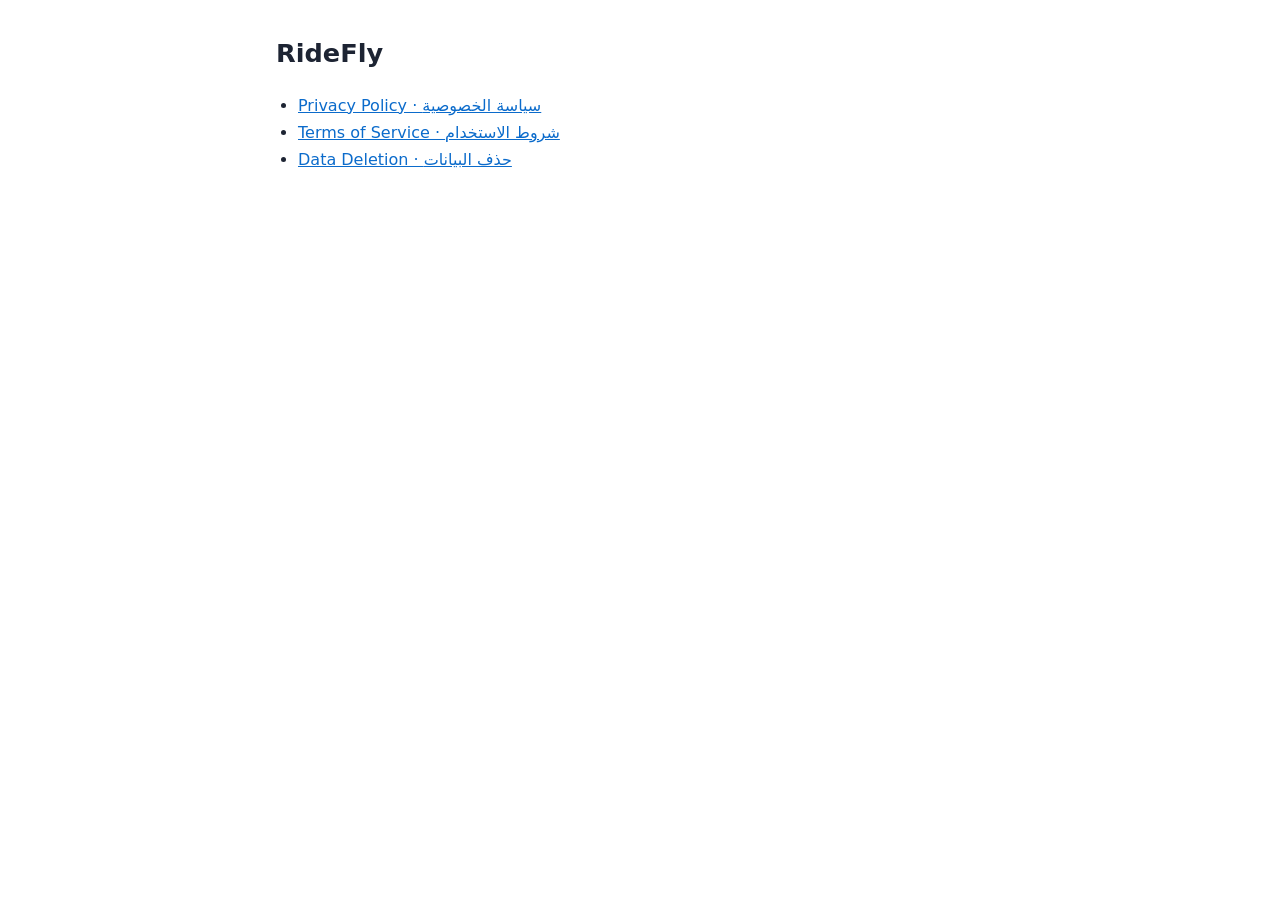
<file: index.html>
<!doctype html>
<html lang="en"><head><meta charset="utf-8"><meta name="viewport" content="width=device-width,initial-scale=1">
<title>RideFly</title><link rel="stylesheet" href="style.css"></head>
<body><main><h1>RideFly</h1><ul><li><a href="privacy">Privacy Policy · سياسة الخصوصية</a></li><li><a href="terms">Terms of Service · شروط الاستخدام</a></li><li><a href="data-deletion">Data Deletion · حذف البيانات</a></li></ul></main></body></html>
</file>
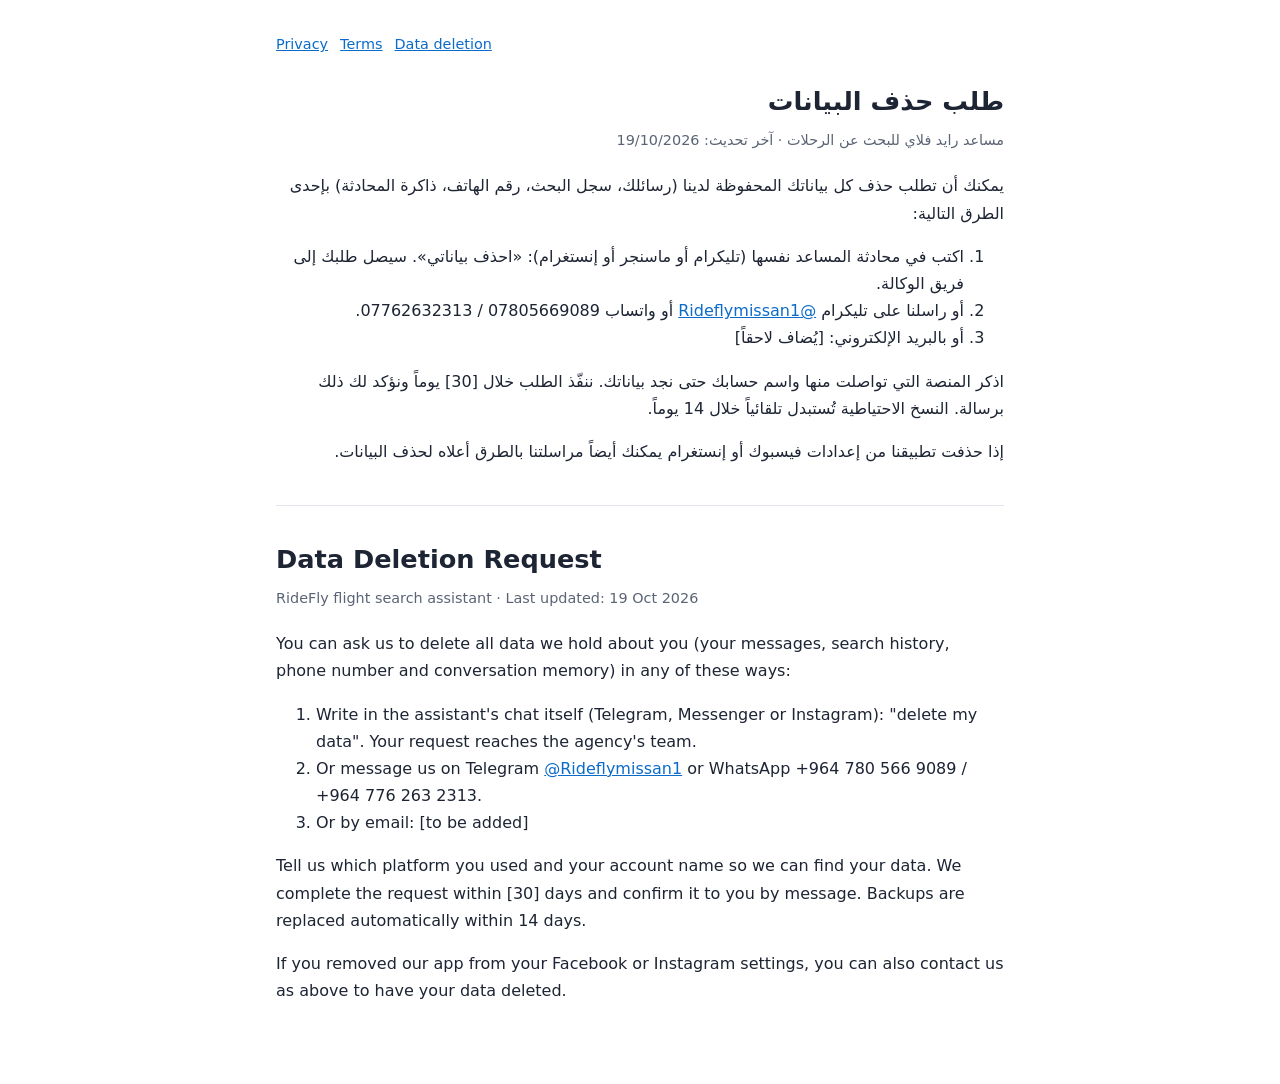
<file: data-deletion.html>
<!doctype html>
<html lang="ar">
<head>
<meta charset="utf-8"><meta name="viewport" content="width=device-width,initial-scale=1">
<title>حذف البيانات · Data Deletion · RideFly</title>
<link rel="stylesheet" href="style.css">
</head>
<body><main>
<nav><a href="privacy">Privacy</a><a href="terms">Terms</a><a href="data-deletion">Data deletion</a></nav>

<section dir="rtl" lang="ar">
<h1>طلب حذف البيانات</h1>
<p class="meta">مساعد رايد فلاي للبحث عن الرحلات · آخر تحديث: 19/10/2026</p>
<p>يمكنك أن تطلب حذف كل بياناتك المحفوظة لدينا (رسائلك، سجل البحث، رقم الهاتف، ذاكرة المحادثة) بإحدى الطرق التالية:</p>
<ol>
<li>اكتب في محادثة المساعد نفسها (تليكرام أو ماسنجر أو إنستغرام): «احذف بياناتي». سيصل طلبك إلى فريق الوكالة.</li>
<li>أو راسلنا على تليكرام <a href="https://t.me/Rideflymissan1">@Rideflymissan1</a> أو واتساب 07805669089 / 07762632313.</li>
<li>أو بالبريد الإلكتروني: [يُضاف لاحقاً]</li>
</ol>
<p>اذكر المنصة التي تواصلت منها واسم حسابك حتى نجد بياناتك. ننفّذ الطلب خلال [30] يوماً ونؤكد لك ذلك برسالة. النسخ الاحتياطية تُستبدل تلقائياً خلال 14 يوماً.</p>
<p>إذا حذفت تطبيقنا من إعدادات فيسبوك أو إنستغرام يمكنك أيضاً مراسلتنا بالطرق أعلاه لحذف البيانات.</p>
</section>

<section dir="ltr" lang="en">
<h1>Data Deletion Request</h1>
<p class="meta">RideFly flight search assistant · Last updated: 19 Oct 2026</p>
<p>You can ask us to delete all data we hold about you (your messages, search history, phone number and conversation memory) in any of these ways:</p>
<ol>
<li>Write in the assistant's chat itself (Telegram, Messenger or Instagram): "delete my data". Your request reaches the agency's team.</li>
<li>Or message us on Telegram <a href="https://t.me/Rideflymissan1">@Rideflymissan1</a> or WhatsApp +964 780 566 9089 / +964 776 263 2313.</li>
<li>Or by email: [to be added]</li>
</ol>
<p>Tell us which platform you used and your account name so we can find your data. We complete the request within [30] days and confirm it to you by message. Backups are replaced automatically within 14 days.</p>
<p>If you removed our app from your Facebook or Instagram settings, you can also contact us as above to have your data deleted.</p>
</section>
</main></body></html>
</file>
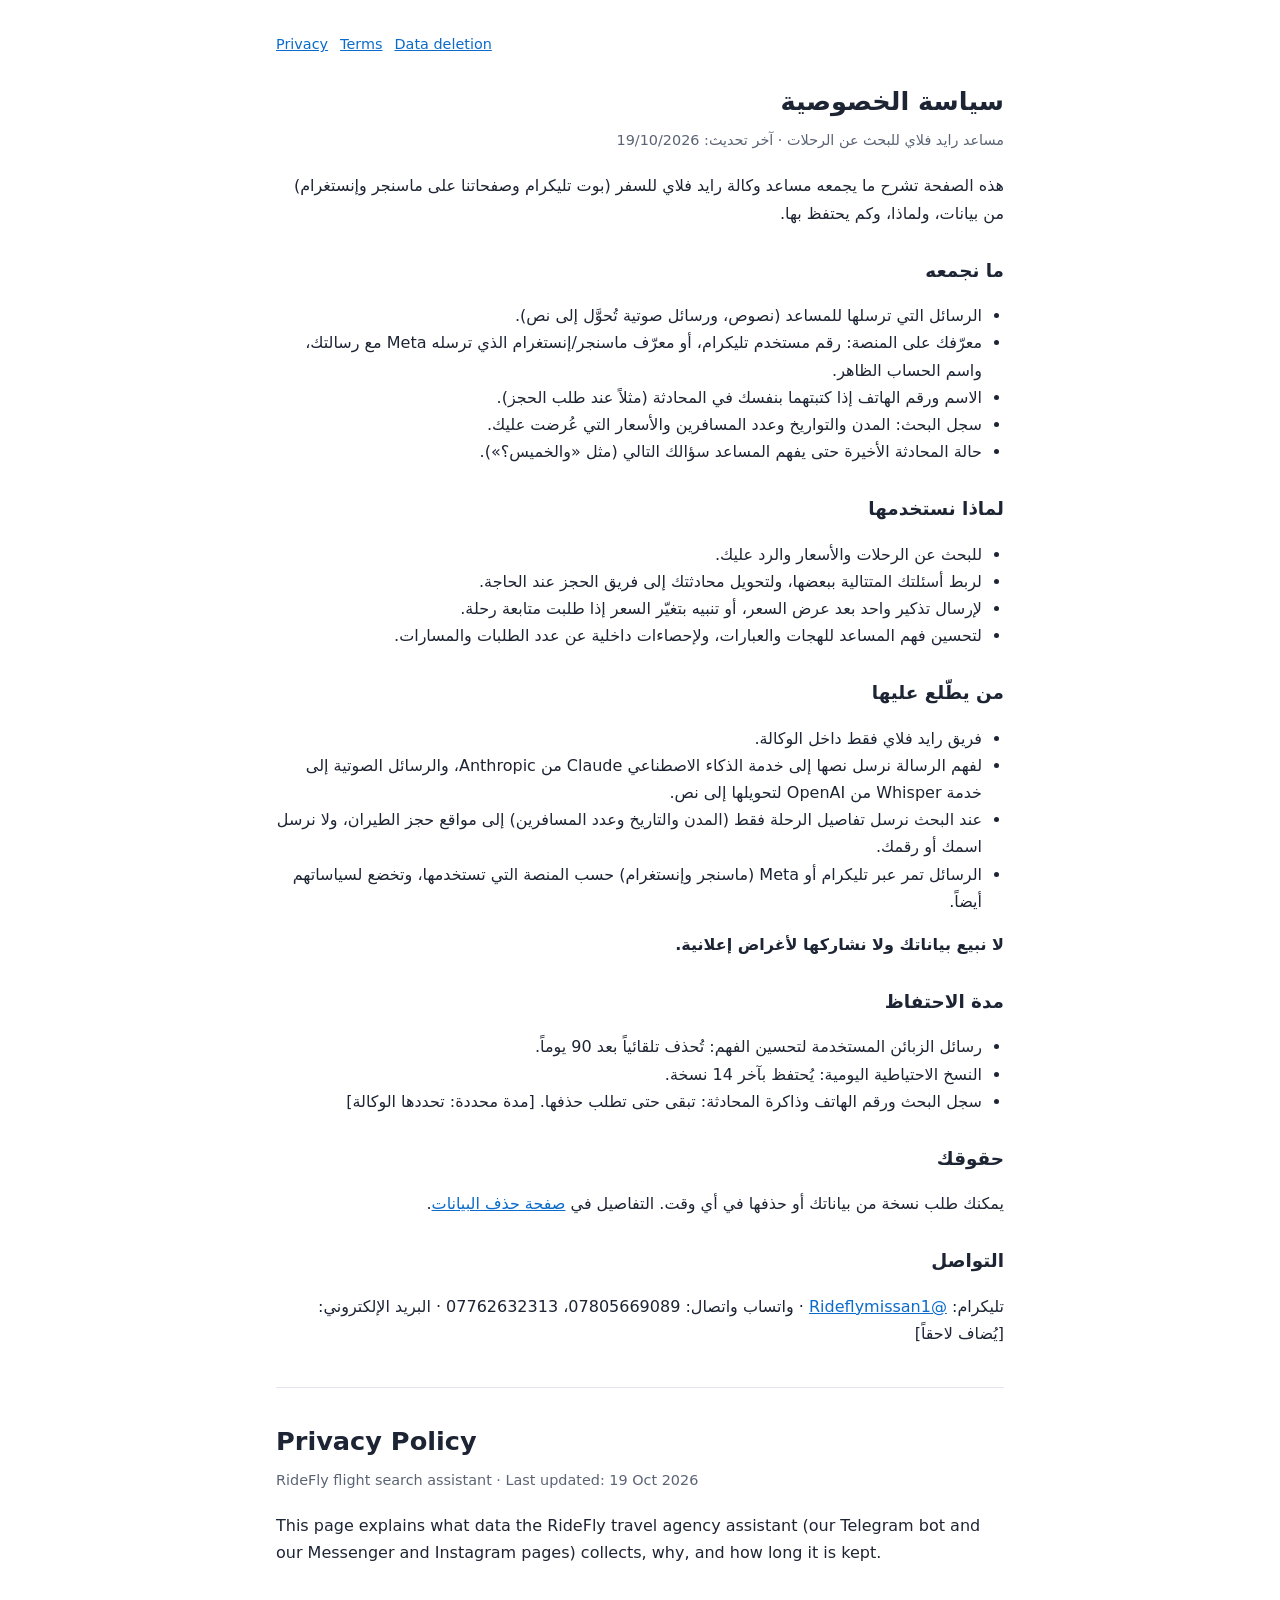
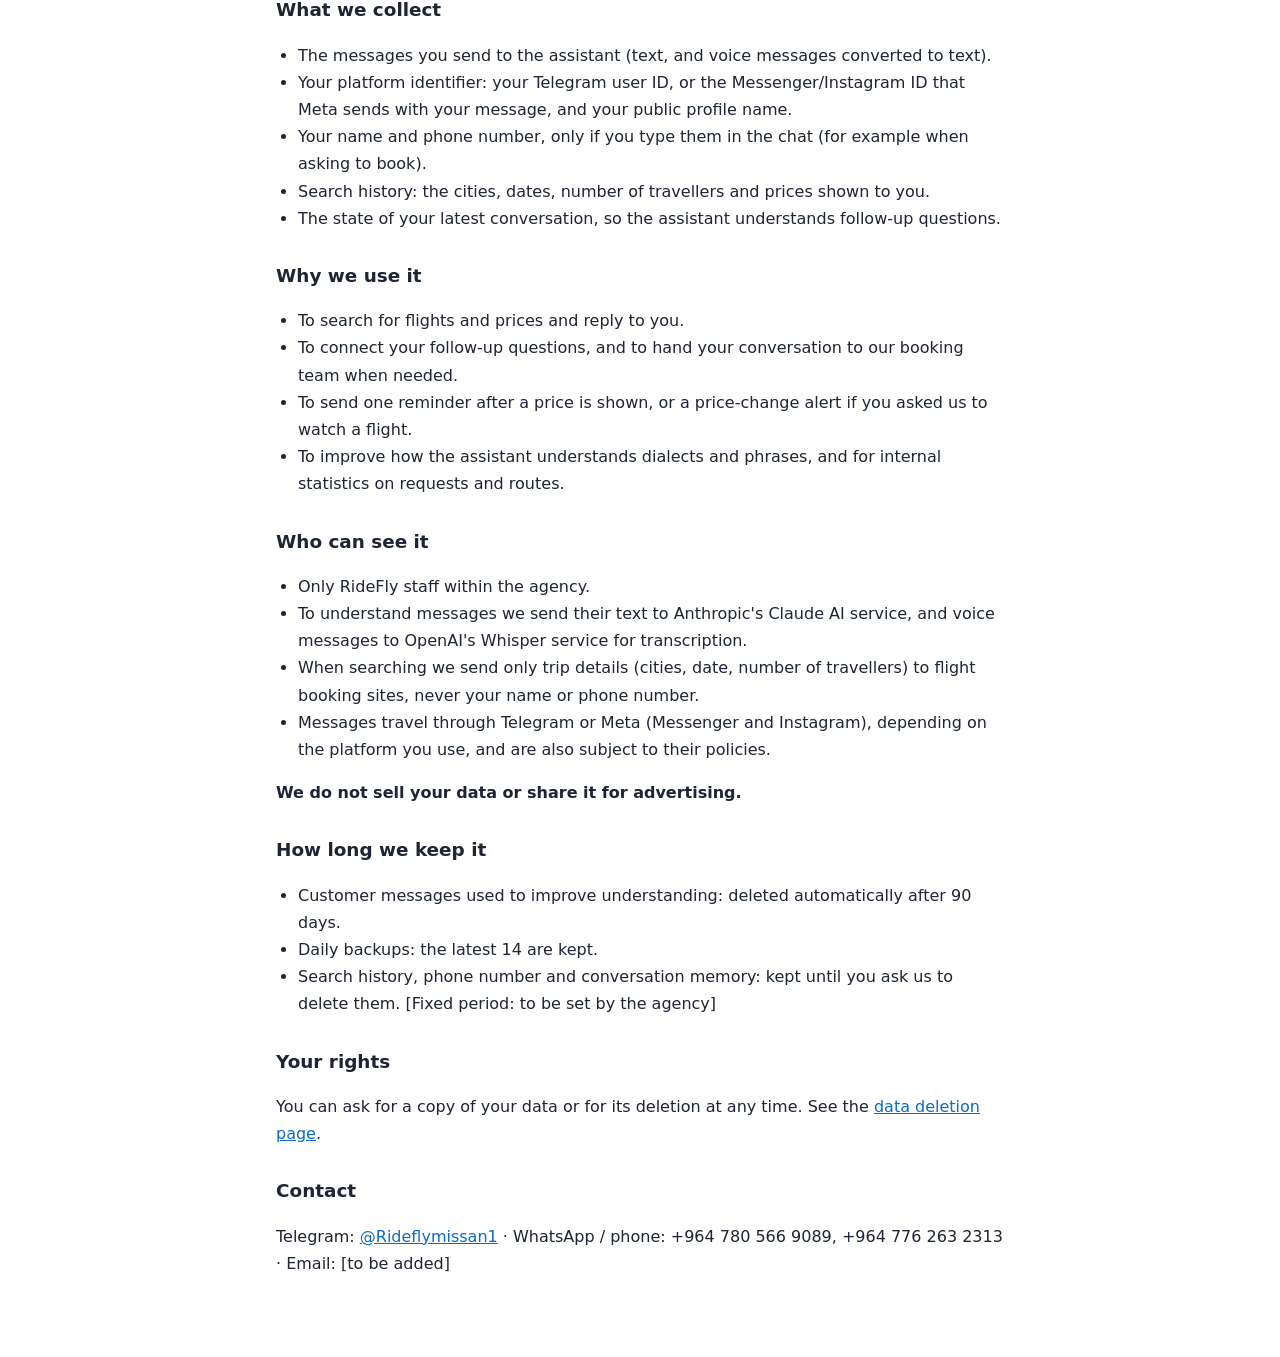
<file: privacy.html>
<!doctype html>
<html lang="ar">
<head>
<meta charset="utf-8"><meta name="viewport" content="width=device-width,initial-scale=1">
<title>سياسة الخصوصية · Privacy Policy · RideFly</title>
<link rel="stylesheet" href="style.css">
</head>
<body><main>
<nav><a href="privacy">Privacy</a><a href="terms">Terms</a><a href="data-deletion">Data deletion</a></nav>

<section dir="rtl" lang="ar">
<h1>سياسة الخصوصية</h1>
<p class="meta">مساعد رايد فلاي للبحث عن الرحلات · آخر تحديث: 19/10/2026</p>
<p>هذه الصفحة تشرح ما يجمعه مساعد وكالة رايد فلاي للسفر (بوت تليكرام وصفحاتنا على ماسنجر وإنستغرام) من بيانات، ولماذا، وكم يحتفظ بها.</p>

<h2>ما نجمعه</h2>
<ul>
<li>الرسائل التي ترسلها للمساعد (نصوص، ورسائل صوتية تُحوَّل إلى نص).</li>
<li>معرّفك على المنصة: رقم مستخدم تليكرام، أو معرّف ماسنجر/إنستغرام الذي ترسله Meta مع رسالتك، واسم الحساب الظاهر.</li>
<li>الاسم ورقم الهاتف إذا كتبتهما بنفسك في المحادثة (مثلاً عند طلب الحجز).</li>
<li>سجل البحث: المدن والتواريخ وعدد المسافرين والأسعار التي عُرضت عليك.</li>
<li>حالة المحادثة الأخيرة حتى يفهم المساعد سؤالك التالي (مثل «والخميس؟»).</li>
</ul>

<h2>لماذا نستخدمها</h2>
<ul>
<li>للبحث عن الرحلات والأسعار والرد عليك.</li>
<li>لربط أسئلتك المتتالية ببعضها، ولتحويل محادثتك إلى فريق الحجز عند الحاجة.</li>
<li>لإرسال تذكير واحد بعد عرض السعر، أو تنبيه بتغيّر السعر إذا طلبت متابعة رحلة.</li>
<li>لتحسين فهم المساعد للهجات والعبارات، ولإحصاءات داخلية عن عدد الطلبات والمسارات.</li>
</ul>

<h2>من يطّلع عليها</h2>
<ul>
<li>فريق رايد فلاي فقط داخل الوكالة.</li>
<li>لفهم الرسالة نرسل نصها إلى خدمة الذكاء الاصطناعي Claude من Anthropic، والرسائل الصوتية إلى خدمة Whisper من OpenAI لتحويلها إلى نص.</li>
<li>عند البحث نرسل تفاصيل الرحلة فقط (المدن والتاريخ وعدد المسافرين) إلى مواقع حجز الطيران، ولا نرسل اسمك أو رقمك.</li>
<li>الرسائل تمر عبر تليكرام أو Meta (ماسنجر وإنستغرام) حسب المنصة التي تستخدمها، وتخضع لسياساتهم أيضاً.</li>
</ul>
<p><strong>لا نبيع بياناتك ولا نشاركها لأغراض إعلانية.</strong></p>

<h2>مدة الاحتفاظ</h2>
<ul>
<li>رسائل الزبائن المستخدمة لتحسين الفهم: تُحذف تلقائياً بعد 90 يوماً.</li>
<li>النسخ الاحتياطية اليومية: يُحتفظ بآخر 14 نسخة.</li>
<li>سجل البحث ورقم الهاتف وذاكرة المحادثة: تبقى حتى تطلب حذفها. [مدة محددة: تحددها الوكالة]</li>
</ul>

<h2>حقوقك</h2>
<p>يمكنك طلب نسخة من بياناتك أو حذفها في أي وقت. التفاصيل في <a href="data-deletion">صفحة حذف البيانات</a>.</p>

<h2>التواصل</h2>
<p>تليكرام: <a href="https://t.me/Rideflymissan1">@Rideflymissan1</a> · واتساب واتصال: 07805669089، 07762632313 · البريد الإلكتروني: [يُضاف لاحقاً]</p>
</section>

<section dir="ltr" lang="en">
<h1>Privacy Policy</h1>
<p class="meta">RideFly flight search assistant · Last updated: 19 Oct 2026</p>
<p>This page explains what data the RideFly travel agency assistant (our Telegram bot and our Messenger and Instagram pages) collects, why, and how long it is kept.</p>

<h2>What we collect</h2>
<ul>
<li>The messages you send to the assistant (text, and voice messages converted to text).</li>
<li>Your platform identifier: your Telegram user ID, or the Messenger/Instagram ID that Meta sends with your message, and your public profile name.</li>
<li>Your name and phone number, only if you type them in the chat (for example when asking to book).</li>
<li>Search history: the cities, dates, number of travellers and prices shown to you.</li>
<li>The state of your latest conversation, so the assistant understands follow-up questions.</li>
</ul>

<h2>Why we use it</h2>
<ul>
<li>To search for flights and prices and reply to you.</li>
<li>To connect your follow-up questions, and to hand your conversation to our booking team when needed.</li>
<li>To send one reminder after a price is shown, or a price-change alert if you asked us to watch a flight.</li>
<li>To improve how the assistant understands dialects and phrases, and for internal statistics on requests and routes.</li>
</ul>

<h2>Who can see it</h2>
<ul>
<li>Only RideFly staff within the agency.</li>
<li>To understand messages we send their text to Anthropic's Claude AI service, and voice messages to OpenAI's Whisper service for transcription.</li>
<li>When searching we send only trip details (cities, date, number of travellers) to flight booking sites, never your name or phone number.</li>
<li>Messages travel through Telegram or Meta (Messenger and Instagram), depending on the platform you use, and are also subject to their policies.</li>
</ul>
<p><strong>We do not sell your data or share it for advertising.</strong></p>

<h2>How long we keep it</h2>
<ul>
<li>Customer messages used to improve understanding: deleted automatically after 90 days.</li>
<li>Daily backups: the latest 14 are kept.</li>
<li>Search history, phone number and conversation memory: kept until you ask us to delete them. [Fixed period: to be set by the agency]</li>
</ul>

<h2>Your rights</h2>
<p>You can ask for a copy of your data or for its deletion at any time. See the <a href="data-deletion">data deletion page</a>.</p>

<h2>Contact</h2>
<p>Telegram: <a href="https://t.me/Rideflymissan1">@Rideflymissan1</a> · WhatsApp / phone: +964 780 566 9089, +964 776 263 2313 · Email: [to be added]</p>
</section>
</main></body></html>
</file>
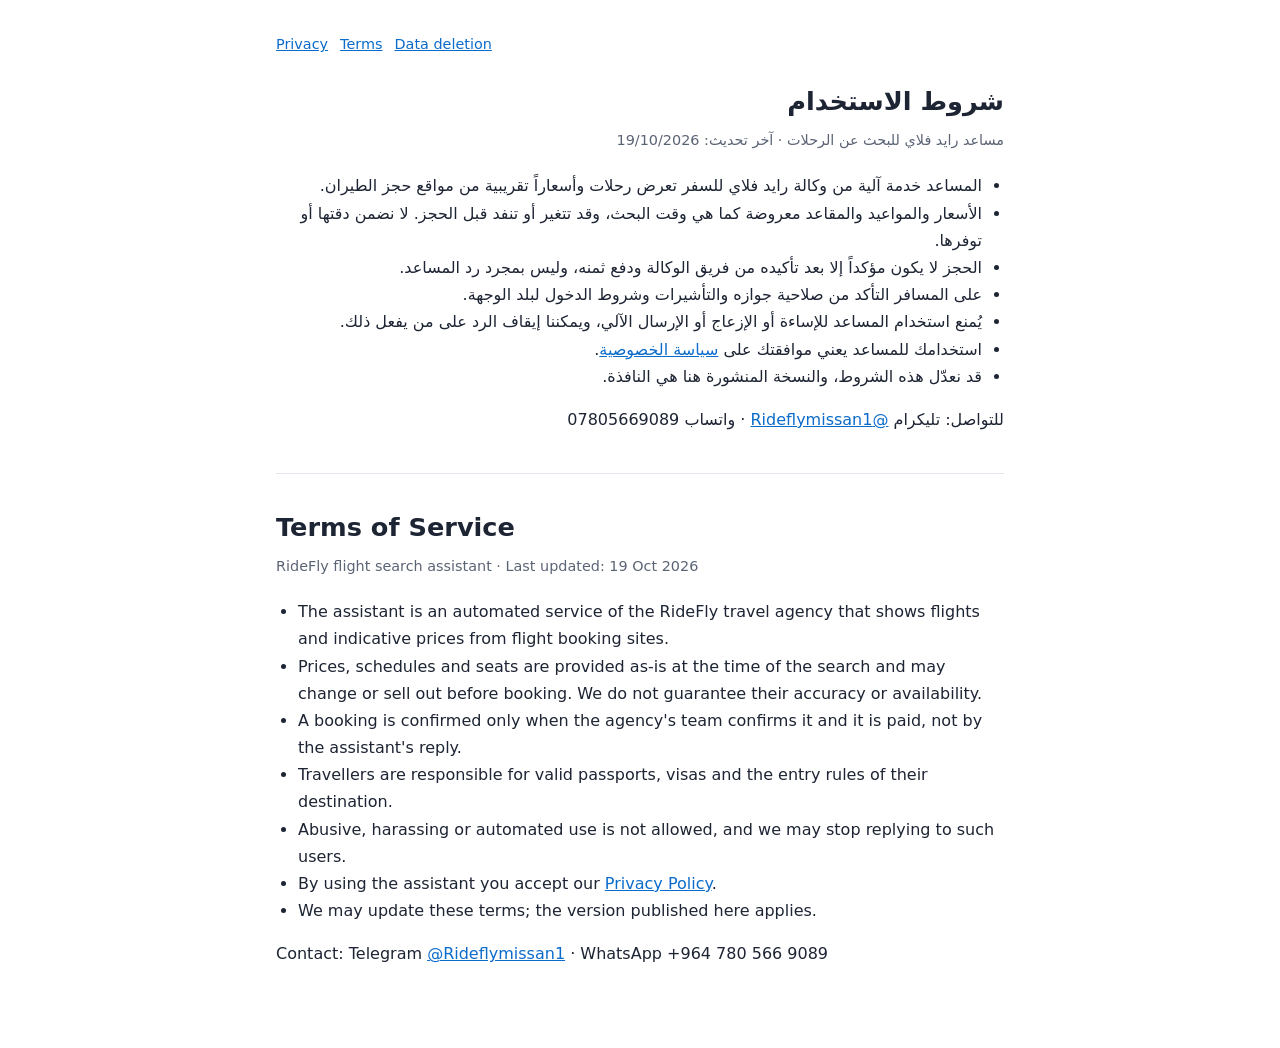
<file: terms.html>
<!doctype html>
<html lang="ar">
<head>
<meta charset="utf-8"><meta name="viewport" content="width=device-width,initial-scale=1">
<title>شروط الاستخدام · Terms of Service · RideFly</title>
<link rel="stylesheet" href="style.css">
</head>
<body><main>
<nav><a href="privacy">Privacy</a><a href="terms">Terms</a><a href="data-deletion">Data deletion</a></nav>

<section dir="rtl" lang="ar">
<h1>شروط الاستخدام</h1>
<p class="meta">مساعد رايد فلاي للبحث عن الرحلات · آخر تحديث: 19/10/2026</p>
<ul>
<li>المساعد خدمة آلية من وكالة رايد فلاي للسفر تعرض رحلات وأسعاراً تقريبية من مواقع حجز الطيران.</li>
<li>الأسعار والمواعيد والمقاعد معروضة كما هي وقت البحث، وقد تتغير أو تنفد قبل الحجز. لا نضمن دقتها أو توفرها.</li>
<li>الحجز لا يكون مؤكداً إلا بعد تأكيده من فريق الوكالة ودفع ثمنه، وليس بمجرد رد المساعد.</li>
<li>على المسافر التأكد من صلاحية جوازه والتأشيرات وشروط الدخول لبلد الوجهة.</li>
<li>يُمنع استخدام المساعد للإساءة أو الإزعاج أو الإرسال الآلي، ويمكننا إيقاف الرد على من يفعل ذلك.</li>
<li>استخدامك للمساعد يعني موافقتك على <a href="privacy">سياسة الخصوصية</a>.</li>
<li>قد نعدّل هذه الشروط، والنسخة المنشورة هنا هي النافذة.</li>
</ul>
<p>للتواصل: تليكرام <a href="https://t.me/Rideflymissan1">@Rideflymissan1</a> · واتساب 07805669089</p>
</section>

<section dir="ltr" lang="en">
<h1>Terms of Service</h1>
<p class="meta">RideFly flight search assistant · Last updated: 19 Oct 2026</p>
<ul>
<li>The assistant is an automated service of the RideFly travel agency that shows flights and indicative prices from flight booking sites.</li>
<li>Prices, schedules and seats are provided as-is at the time of the search and may change or sell out before booking. We do not guarantee their accuracy or availability.</li>
<li>A booking is confirmed only when the agency's team confirms it and it is paid, not by the assistant's reply.</li>
<li>Travellers are responsible for valid passports, visas and the entry rules of their destination.</li>
<li>Abusive, harassing or automated use is not allowed, and we may stop replying to such users.</li>
<li>By using the assistant you accept our <a href="privacy">Privacy Policy</a>.</li>
<li>We may update these terms; the version published here applies.</li>
</ul>
<p>Contact: Telegram <a href="https://t.me/Rideflymissan1">@Rideflymissan1</a> · WhatsApp +964 780 566 9089</p>
</section>
</main></body></html>
</file>
<file: style.css>
:root{--bg:#fff;--fg:#1d2433;--muted:#5b6475;--line:#e3e6ec;--accent:#0b6bcb}
@media (prefers-color-scheme:dark){:root{--bg:#12151b;--fg:#e8ebf1;--muted:#a3abba;--line:#2a303b;--accent:#6aa9ff}}
*{box-sizing:border-box}
body{margin:0;background:var(--bg);color:var(--fg);font:16px/1.7 system-ui,-apple-system,"Segoe UI","Noto Sans Arabic",Tahoma,sans-serif}
main{max-width:760px;margin:0 auto;padding:32px 16px 64px}
h1{font-size:1.6rem;margin:0 0 4px}h2{font-size:1.15rem;margin:28px 0 6px}
.meta{color:var(--muted);font-size:.9rem;margin:0 0 20px}
section+section{border-top:1px solid var(--line);margin-top:40px;padding-top:32px}
a{color:var(--accent)}ul{padding-inline-start:22px}
nav{font-size:.9rem;color:var(--muted);margin-bottom:24px}nav a{margin-inline-end:12px}
</file>
